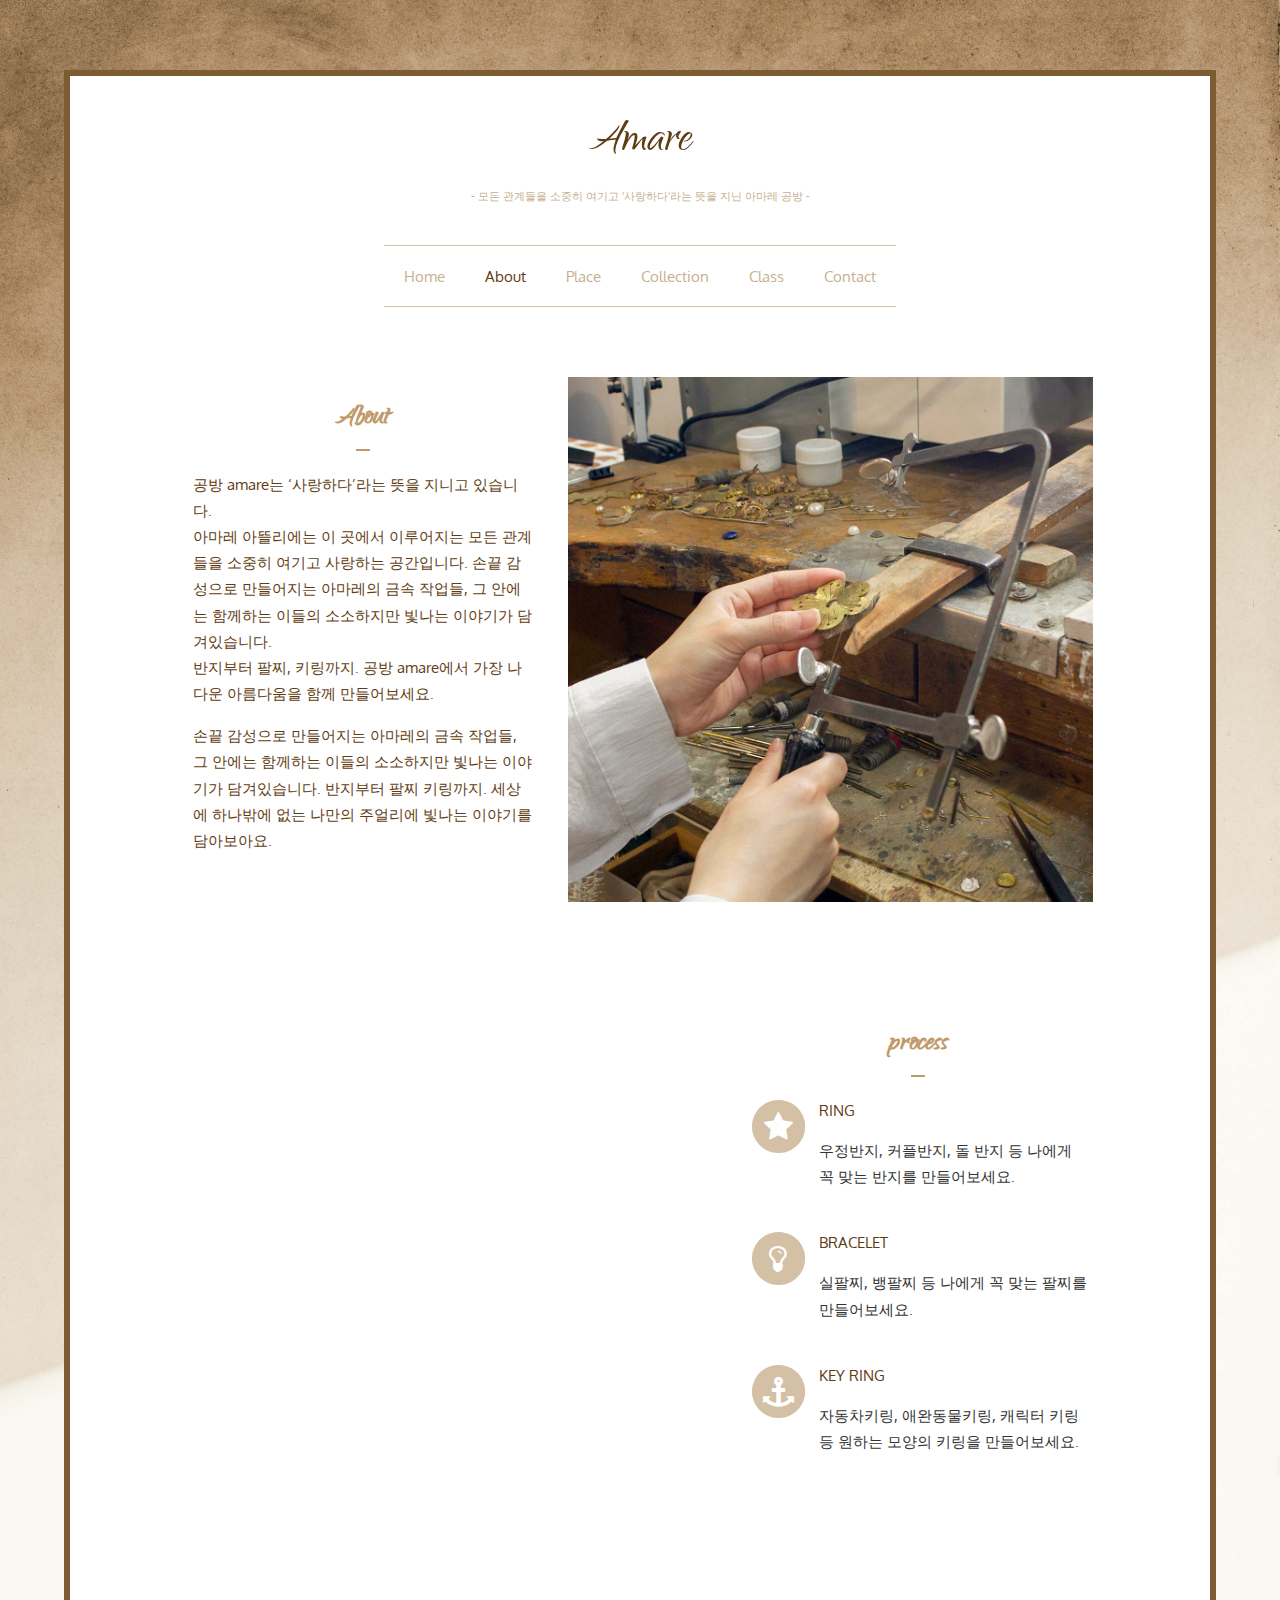
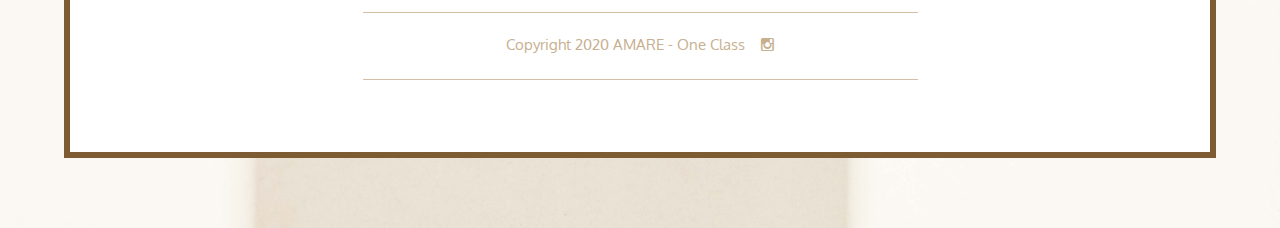
<file: about.html>
<!DOCTYPE html>
<html lang="en">
    <head>
        <title>아마레 공방 - About</title>

        <meta charset="utf-8">
        <meta name="description" content="">
        <meta name="viewport" content="width=device-width, initial-scale=1">
        
        <!-- Boostrap Core CSS-->
        <link rel="stylesheet" href="css/bootstrap.min.css"> 
        
        <!-- Main CSS -->
        <link rel="stylesheet" href="css/style.css">
        
        <!-- Animate CSS -->
        <link href="css/animate.css" rel="stylesheet">
        
        <!-- Google fonts -->
        <link href='http://fonts.googleapis.com/css?family=Oxygen:400,300' rel='stylesheet' type='text/css'>
        <link rel="stylesheet" type="text/css" href="http://fonts.googleapis.com/css?family=Qwigley" >
        <!-- Font awesome -->
        <link href="font-awesome-4.1.0/css/font-awesome.min.css" rel="stylesheet" type="text/css">

   </head>
   <body>
   
   <!-- Start wrapper -->
   <div class="wrapper">
  	  <div class="col-md-12">
         <!-- Logo -->
         <div class="brand wow fadeIn" data-wow-delay="0.1s"> amare
           <div class="title"> - 모든 관계들을 소중히 여기고 '사랑하다'라는 뜻을 지닌 아마레 공방 -  </div>
         </div>

         <!-- Navigation -->
         <nav class="navbar navbar-default" role="navigation">
            <!-- Brand and toggle get grouped for better mobile display -->
            <div class="navbar-header">
                <button type="button" class="navbar-toggle" data-toggle="collapse" data-target="#bs-example-navbar-collapse-1">
                    <span class="sr-only">Toggle navigation</span>
                    <span class="icon-bar"></span>
                    <span class="icon-bar"></span>
                    <span class="icon-bar"></span>
                </button>
                <!-- navbar-brand is hidden on larger screens, but visible when the menu is collapsed -->
                <div class="navbar-brand"><a href="">amare</a>
                <div class="title"> - 사랑하다 - </div>
                </div>
                 
            </div>
            <!-- Collect the nav links, forms, and other content for toggling -->
            <div class="collapse navbar-collapse" id="bs-example-navbar-collapse-1">
                <ul class="nav navbar-nav">
                  
                     <li>
                       <a href="index.html">Home</a>
                    </li>
                    <li class="active">
                       <a href="about.html">About</a>
                    </li>
                    <li>
                       <a href="services.html">Place</a>
                    </li>
                    <li>
                       <a href="collection.html">Collection</a>
                    </li>
                    <li>
                       <a  href="resume.html">Class</a>
                    </li>
                    <li>
                       <a href="contact.html">Contact</a>
                    </li>
                </ul>
            </div>
            <!-- /navbar-collapse -->
         </nav>
         <!-- End nav -->


         <!-- Start margin -->
         <div class="margin-about">
             <!-- Start left column -->
             <div class="box-about col-md-4 col-xs-offset-1">
               <h3 class="heading-inner">About</h3>
                  <div class="hr"></div>
                    <h4 class="aboutword">
                    공방 amare는 ‘사랑하다’라는 뜻을 지니고 있습니다.<br>
                    아마레 아뜰리에는 이 곳에서 이루어지는 모든 관계들을 소중히 여기고 사랑하는 공간입니다.
                    손끝 감성으로 만들어지는 아마레의 금속 작업들, 그 안에는 함께하는 이들의 소소하지만 빛나는 이야기가 담겨있습니다. <br>
                    반지부터 팔찌, 키링까지. 공방 amare에서 가장 나다운 아름다움을 함께 만들어보세요.
                    </h4>
                    
                    <h4 class="aboutword">
                    손끝 감성으로 만들어지는 아마레의 금속 작업들, 그 안에는 함께하는 이들의 소소하지만 빛나는 이야기가 담겨있습니다.  
                    반지부터 팔찌 키링까지. 세상에 하나밖에 없는 나만의 주얼리에 빛나는 이야기를 담아보아요.
                    </h4>             
                   
             </div>
             <!-- End left column -->
             
             <!-- Start right image -->
             <div class="col-md-6 wow fadeIn" data-wow-delay="0.1s">
               <img src="img/about1.jpg" alt="" class="photo-about"/> 
             </div>
             <!-- End right image -->
         </div>
         <!-- End margin -->
         
         <div class="col-md-12">
         </div>
         
         
         <!-- Start margin -->
         <div class="margin-about">
         <!-- Start right image -->
             <div class="col-md-6 wow fadeIn col-md-offset-1" data-wow-delay="0.1s">
               <img src="img/about.jpg" alt="" class="photo-about"/> 
             </div>
             <!-- End right image -->
             <!-- Start left column -->
             <div class="box-about col-md-4">
               <h3 class="heading-inner">process</h3>
                  <div class="hr"></div>
                    <div class="media">
                   <div class="pull-left">
                       <span class="fa-stack fa-2x">
                            <i class="fa fa-circle fa-stack-2x text-primary"></i>
                            <i class="fa fa-star fa-stack-1x fa-inverse"></i>
                       </span> 
                   </div>
                   <div class="media-body">
                       <h4 class="media-heading">RING</h4>
                       <p> 
                          우정반지, 커플반지, 돌 반지 등 나에게 꼭 맞는 반지를 만들어보세요.</p>
                   </div>
               </div>
               <div class="media">
                   <div class="pull-left">
                       <span class="fa-stack fa-2x">
                            <i class="fa fa-circle fa-stack-2x text-primary"></i>
                            <i class="fa fa-lightbulb-o fa-stack-1x fa-inverse"></i>
                       </span> 
                   </div>
                   <div class="media-body">
                       <h4 class="media-heading">BRACELET</h4>
                       <p>실팔찌, 뱅팔찌 등 나에게 꼭 맞는 팔찌를 만들어보세요. </p>
                   </div>
               </div>
               <div class="media">
                   <div class="pull-left">
                       <span class="fa-stack fa-2x">
                            <i class="fa fa-circle fa-stack-2x text-primary"></i>
                            <i class="fa fa-anchor fa-stack-1x fa-inverse"></i>
                       </span> 
                   </div>
                   <div class="media-body">
                       <h4 class="media-heading">KEY RING</h4>
                      <p>자동차키링, 애완동물키링, 캐릭터 키링 등 원하는 모양의 키링을 만들어보세요. </p>
                   </div>
              </div>
                               
             </div>
             <!-- End left column -->
             
             
         </div>
         <!-- End margin -->
         

         <!-- Start footer -->
         <div class="footer col-md-6 col-xs-offset-3">
              <h5>Copyright 2020 AMARE - One Class
              <a href="https://www.instagram.com/amare_official_irisjewelry/" target="_blank">
                    <i class="fa fa-instagram fa-1x icon1"></i>
                 </a>
              </h5>
         </div>
         <!-- End footer -->

      </div>
      <!-- End col-md-12 -->

   </div>
   <!-- End wrapper -->

      
   <!-- jQuery Version 1.11.0 -->
   <script src="js/jquery-1.11.0.js"></script>
   <!-- Boostrap JS -->
   <script src="js/bootstrap.min.js"></script>
   <!-- Smooth scroll JS -->
   <script src="js/smoothscroll.js"></script>
   
   <!-- Wow JavaScript -->
   <script src="js/wow.js"></script>
    
    <script>
    new WOW().init();
    </script>


</body>
</html>
</file>
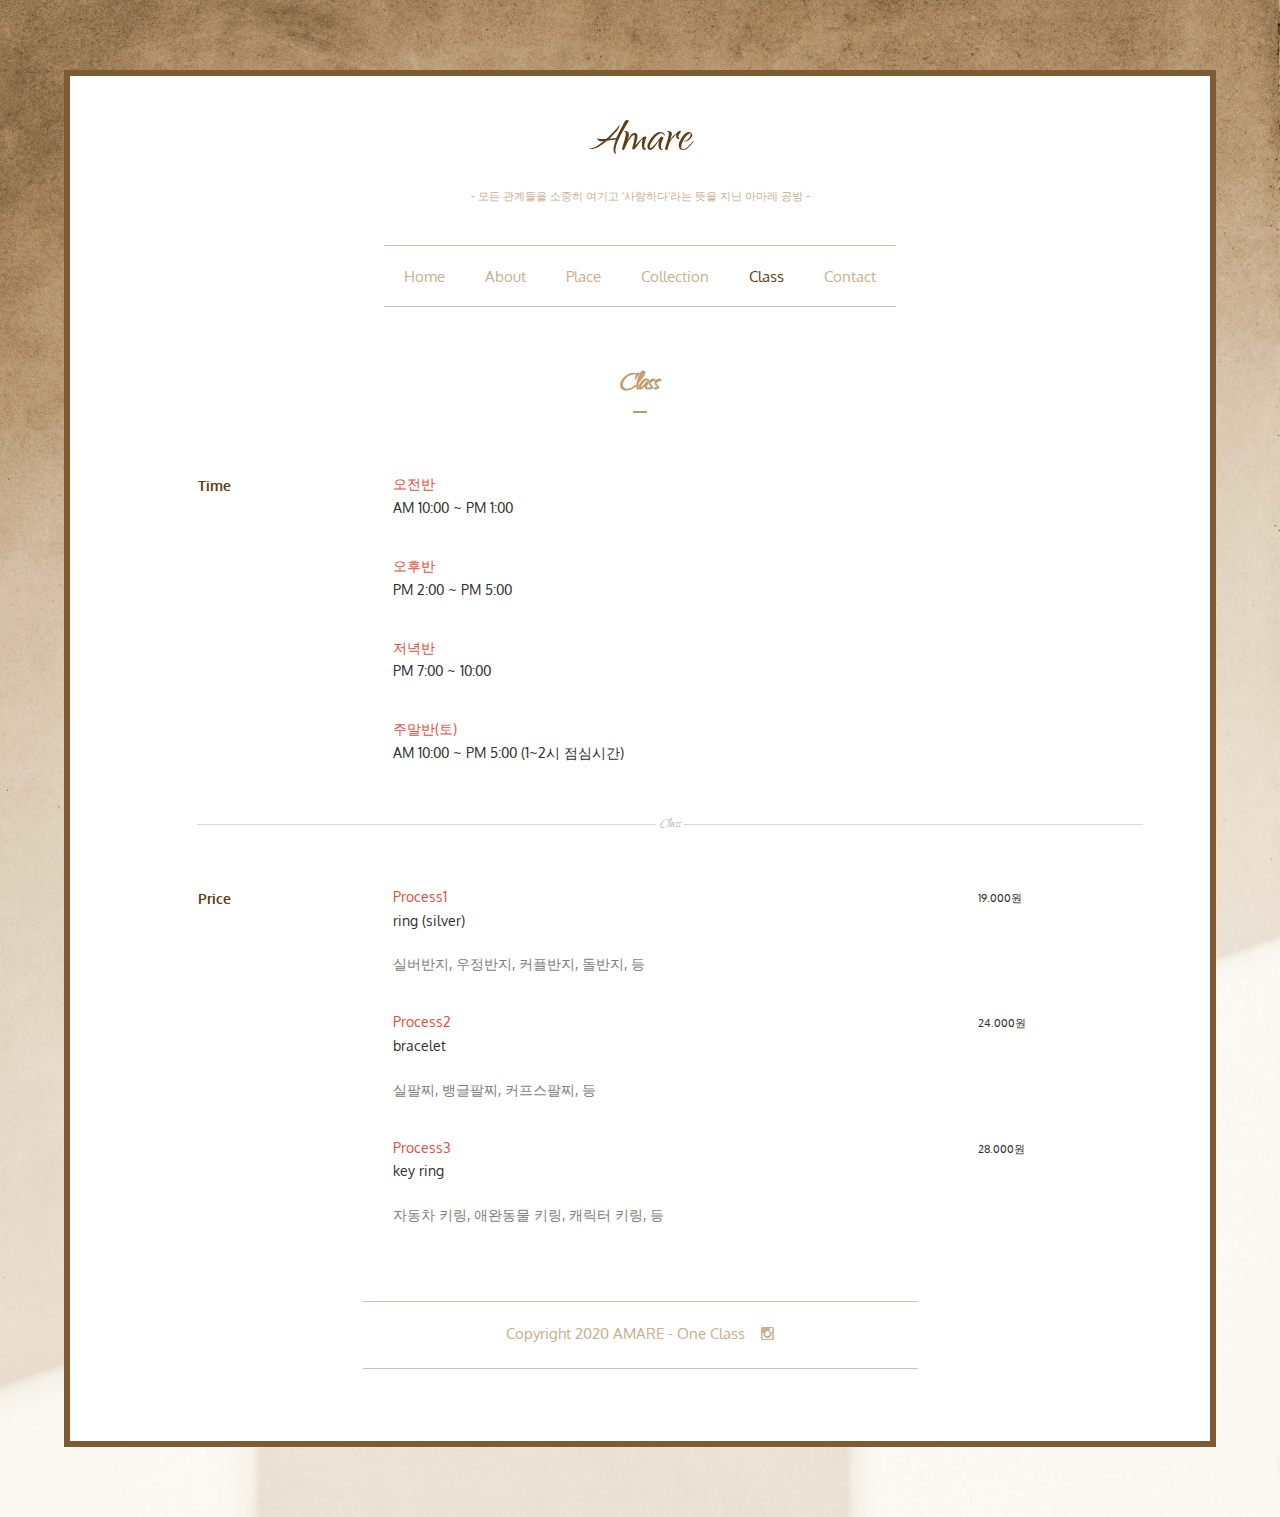
<file: resume.html>
<!DOCTYPE html>
<html lang="en">

    <head>
        <title>아마레 공방 - Class</title>

        <meta charset="utf-8">
        <meta name="description" content="">
        <meta name="viewport" content="width=device-width, initial-scale=1">
        
        <!-- Boostrap Core CSS-->
        <link rel="stylesheet" href="css/bootstrap.min.css"> 
        
        <!-- Main CSS -->
        <link rel="stylesheet" href="css/style.css">
        
        <!-- Animate CSS -->
        <link href="css/animate.css" rel="stylesheet">
        
        <!-- Google fonts -->
        <link href='http://fonts.googleapis.com/css?family=Oxygen:400,300' rel='stylesheet' type='text/css'>
        <link rel="stylesheet" type="text/css" href="http://fonts.googleapis.com/css?family=Qwigley" />
        <!-- Font awesome -->
        <link href="font-awesome-4.1.0/css/font-awesome.min.css" rel="stylesheet" type="text/css">

   </head>
   <body>
   
   <!-- Start wrapper -->
   <div class="wrapper">
  	  <div class="col-md-12">
         <!-- Logo -->
         <div class="brand wow fadeIn" data-wow-delay="0.1s"> amare
           <div class="title"> - 모든 관계들을 소중히 여기고 '사랑하다'라는 뜻을 지닌 아마레 공방 -  </div>
         </div>

         <!-- Navigation -->
         <nav class="navbar navbar-default" role="navigation">
            <!-- Brand and toggle get grouped for better mobile display -->
            <div class="navbar-header">
                <button type="button" class="navbar-toggle" data-toggle="collapse" data-target="#bs-example-navbar-collapse-1">
                    <span class="sr-only">Toggle navigation</span>
                    <span class="icon-bar"></span>
                    <span class="icon-bar"></span>
                    <span class="icon-bar"></span>
                </button>
                <!-- navbar-brand is hidden on larger screens, but visible when the menu is collapsed -->
                <div class="navbar-brand"><a href="">amare</a>
                <div class="title"> - 사랑하다 - </div>
                </div>
                 
            </div>
            <!-- Collect the nav links, forms, and other content for toggling -->
            <div class="collapse navbar-collapse" id="bs-example-navbar-collapse-1">
                <ul class="nav navbar-nav">
                  
                     <li>
                       <a href="index.html">Home</a>
                    </li>
                    <li>
                       <a href="about.html">About</a>
                    </li>
                    <li>
                       <a href="services.html">Place</a>
                    </li>
                    <li>
                      <a href="collection.html">Collection</a>
                    </li>
                    <li class="active">
                      <a  href="resume.html">Class</a>
                    </li>
                    <li>
                      <a href="contact.html">Contact</a>
                    </li>
                </ul>
            </div>
            <!-- /navbar-collapse -->
         </nav>
         <!-- End nav -->


         <!-- Start resume -->
         <div class="margin-resume wow fadeIn" data-wow-delay="0.1s">
               <h3 class="heading-inner">Class</h3>
                  <div class="hr"></div>
                  <!--EDUCATION DESCRIPTION -->
	              <div class="container desc">
		            <div class="row">
				      <div class="col-lg-2 col-lg-offset-1">
					    <h4 class="resume-h4">Time</h4>
				      </div>
				      <div class="col-lg-6">
					    <p><span class="e-heading">오전반</span><br/>
						 AM 10:00 ~ PM 1:00
					    </p>
				      </div>
				     

				      <div class="col-lg-6 col-lg-offset-3">
					    <p><span class="e-heading">오후반</span><br/>
						PM 2:00 ~ PM 5:00
					    </p>
				      </div>
				      

              <div class="col-lg-6 col-lg-offset-3">
              <p><span class="e-heading">저녁반</span><br/>
            PM 7:00 ~ 10:00
              </p>
              </div>
              

              <div class="col-lg-6 col-lg-offset-3">
              <p><span class="e-heading">주말반(토)</span><br/>
            AM 10:00 ~ PM 5:00 (1~2시 점심시간)
              </p>
              </div>
              

		            </div><!-- /row -->
		            <br>
		            <div class="line-symbol"></div>
	              </div><!-- /container -->
	
	
	              <!--WORK DESCRIPTION -->
	              <div class="container desc">
		             <div class="row">
				        <div class="col-lg-2 col-lg-offset-1">
					    <h4 class="resume-h4">Price</h4>
				        </div>
				        <div class="col-lg-6">
					      <p><span class="e-heading">Process1</span><br/>
						 ring (silver) <br/>
					     </p>
					     <p><span class="more">실버반지, 우정반지, 커플반지, 돌반지, 등</span></p>
				        </div>
				        <div class="col-lg-3">
					     <p><span class="date">19.000원</span></p>
				        </div>

				        <div class="col-lg-6 col-lg-offset-3">
					     <p><span class="e-heading">Process2</span><br/>
						 bracelet<br/>
					     </p>
					     <p><span class="more">실팔찌, 뱅글팔찌, 커프스팔찌, 등</span></p>
				       </div>
				       <div class="col-lg-3">
					    <p><span class="date">24.000원</span></p>
				       </div>
                       <div class="col-lg-6 col-lg-offset-3">
					     <p><span class="e-heading">Process3</span><br/>
						 key ring <br/>
					     </p>
					     <p><span class="more">자동차 키링, 애완동물 키링, 캐릭터 키링, 등</span></p>
				       </div>
				       <div class="col-lg-3">
					    <p><span class="date">28.000원</span></p>
				       </div>
                      
				    
		            </div><!-- /row -->
		            <br>

	              </div><!-- /container -->
         
         </div>
         <!-- End margin -->

         <!-- Start footer -->
         <div class="footer col-md-6 col-xs-offset-3">
              <h5>Copyright 2020 AMARE - One Class
              <a href="https://www.instagram.com/amare_official_irisjewelry/" target="_blank">
                    <i class="fa fa-instagram fa-1x icon1"></i>
                 </a>
              </h5>
          </div>
          <!-- End footer -->

                  
      </div>
      <!-- End col-md-12 -->

   </div>
   <!-- End wrapper -->

      
   <!-- jQuery Version 1.11.0 -->
   <script src="js/jquery-1.11.0.js"></script>
   <!-- Boostrap JS -->
   <script src="js/bootstrap.min.js"></script>
   <!-- Smooth scroll JS -->
   <script src="js/smoothscroll.js"></script>
   
   <!-- Wow JavaScript -->
   <script src="js/wow.js"></script>
    
   <script>
   new WOW().init();
   </script>


</body>
</html>
</file>
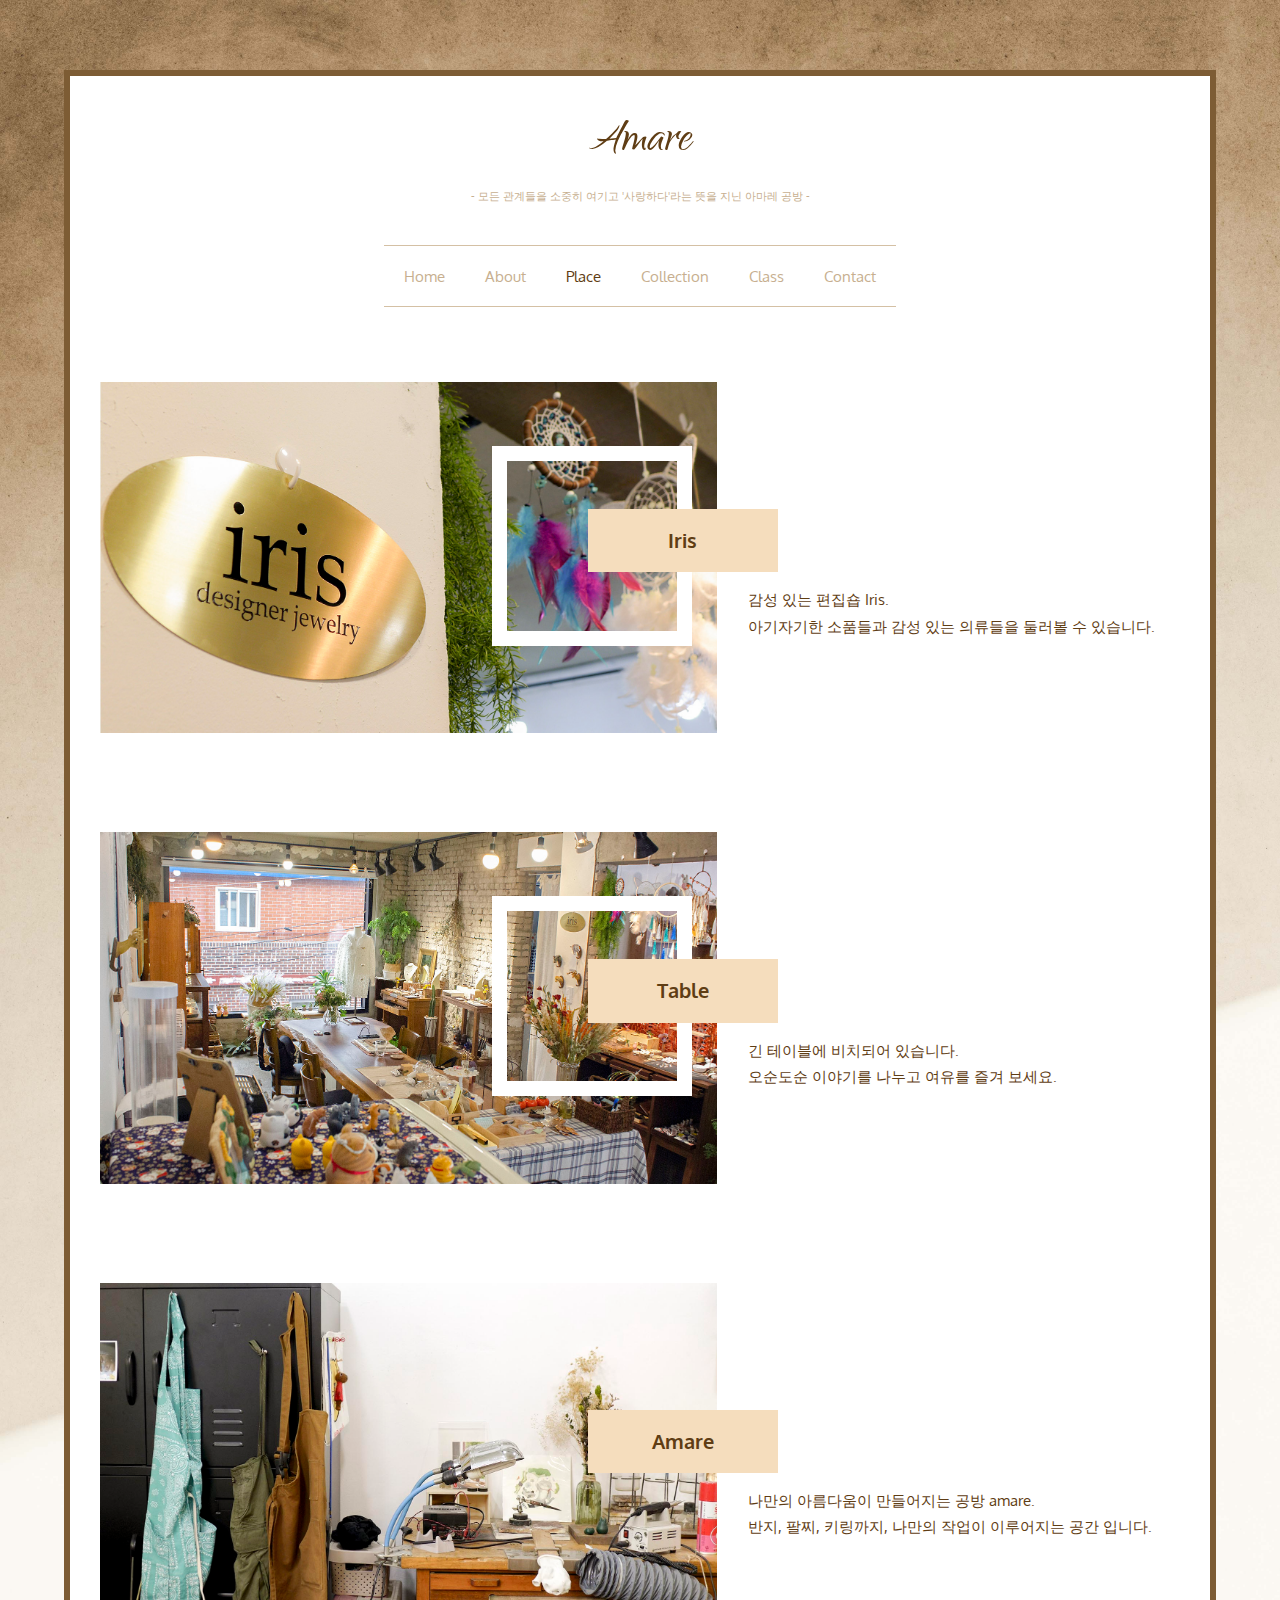
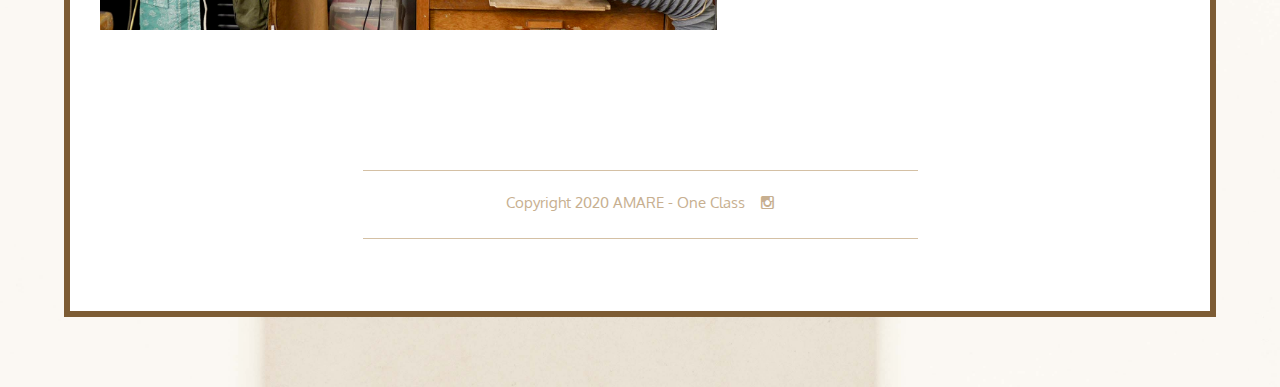
<file: services.html>
<!DOCTYPE html>
<html lang="en">

    <head>
        <title>아마레 공방 - Place</title>

        <meta charset="utf-8">
        <meta name="description" content="">
        <meta name="viewport" content="width=device-width, initial-scale=1">
        
        <!-- Boostrap Core CSS-->
        <link rel="stylesheet" href="css/bootstrap.min.css"> 
        
        <!-- Main CSS -->
        <link rel="stylesheet" href="css/style.css">
        
        <!-- Animate CSS -->
        <link href="css/animate.css" rel="stylesheet">
        
        <!-- Google fonts -->
        <link href='http://fonts.googleapis.com/css?family=Oxygen:400,300' rel='stylesheet' type='text/css'>
        <link rel="stylesheet" type="text/css" href="http://fonts.googleapis.com/css?family=Qwigley" />
        <!-- Font awesome -->
        <link href="font-awesome-4.1.0/css/font-awesome.min.css" rel="stylesheet" type="text/css">

   </head>
   <body>
   
   <!-- Start wrapper -->
   <div class="wrapper">
  	  <div class="col-md-12">
         <!-- Logo -->
         <div class="brand wow fadeIn" data-wow-delay="0.1s"> amare
           <div class="title"> - 모든 관계들을 소중히 여기고 '사랑하다'라는 뜻을 지닌 아마레 공방 -  </div>
         </div>

         <!-- Navigation -->
         <nav class="navbar navbar-default" role="navigation">
            <!-- Brand and toggle get grouped for better mobile display -->
            <div class="navbar-header">
                <button type="button" class="navbar-toggle" data-toggle="collapse" data-target="#bs-example-navbar-collapse-1">
                    <span class="sr-only">Toggle navigation</span>
                    <span class="icon-bar"></span>
                    <span class="icon-bar"></span>
                    <span class="icon-bar"></span>
                </button>
                <!-- navbar-brand is hidden on larger screens, but visible when the menu is collapsed -->
                <div class="navbar-brand"><a href="">amare</a>
                <div class="title"> - 사랑하다 - </div>
                </div>
                 
            </div>
            <!-- Collect the nav links, forms, and other content for toggling -->
            <div class="collapse navbar-collapse" id="bs-example-navbar-collapse-1">
                <ul class="nav navbar-nav">
                  
                     <li>
                       <a href="index.html">Home</a>
                    </li>
                    <li>
                       <a href="about.html">About</a>
                    </li>
                    <li class="active">
                       <a href="services.html">Place</a>
                    </li>
                    <li>
                       <a href="collection.html">Collection</a>
                    </li>
                    <li>
                       <a  href="resume.html">Class</a>
                    </li>
                    <li>
                       <a href="contact.html">Contact</a>
                    </li>
                </ul>
            </div>
            <!-- /navbar-collapse -->
         </nav>
         <!-- End nav -->


         <!-- Start Services -->
         <div class="margin-services">
             <div class="col-md-7">
               <div class="first-s">
                <div class="square wow fadeInDown" data-wow-delay=".5s"></div>
               </div>
               <img src="img/services1.jpg" alt="photo" class="photo-services"/>
             </div>
             <div class="col-md-5">
               <h4 class="heading-services">Iris</h4>
               <p> 감성 있는 편집숍 Iris.<br>
                  아기자기한 소품들과 감성 있는 의류들을 둘러볼 수 있습니다.</p>
             </div>
             <div class="col-md-7">
               <div class="first-s">
                <div class="square wow fadeInDown" data-wow-delay=".5s"></div>
               </div>
               <img src="img/services2.jpg" alt="photo" class="photo-services"/>
             </div>
             <div class="col-md-5">
               <h4 class="heading-services">Table</h4>
               <p>긴 테이블에 비치되어 있습니다.<br>
                  오순도순 이야기를 나누고 여유를 즐겨 보세요. </p>
             </div>
             <div class="col-md-7">
                <div class="first-s">
                 <div class="square wow fadeInDown" data-wow-delay=".5s"></div>
                </div>
                <img src="img/services3.jpg" alt="photo" class="photo-services"/>
             </div>
             <div class="col-md-5">
               <h4 class="heading-services">Amare</h4>
               <p>나만의 아름다움이 만들어지는 공방 amare.<br>
                  반지, 팔찌, 키링까지, 나만의 작업이 이루어지는 공간 입니다.</p>
             </div>
         </div>
         <!-- End services -->
             
        
         <!-- Start footer -->
         <div class="footer col-md-6 col-xs-offset-3">
            <h5>Copyright 2020 AMARE - One Class
            <a href="https://www.instagram.com/amare_official_irisjewelry/" target="_blank">
                    <i class="fa fa-instagram fa-1x icon1"></i>
                 </a>
            </h5>
         </div>
         <!-- End footer -->
                  
      </div>
      <!-- End col-md-12 -->

   </div>
   <!-- End wrapper -->

      
   <!-- jQuery Version 1.11.0 -->
   <script src="js/jquery-1.11.0.js"></script>
   <!-- Boostrap JS -->
   <script src="js/bootstrap.min.js"></script>
   <!-- Smooth scroll JS -->
   <script src="js/smoothscroll.js"></script>
   
   <!-- Wow JavaScript -->
   <script src="js/wow.js"></script>
    
   <script>
   new WOW().init();
   </script>


</body>
</html>
</file>
<file: css/style.css>
/* ----------------------------------------------------
	 General styles
------------------------------------------------------- */




body {
	background-color: white;
	background-image: url(../img/cra.jpg);
	background-repeat: no-repeat;
	background-size: cover;
	-webkit-font-smoothing: antialiased;
}

a {
    color: #4f4d47;
	text-decoration: none;
	-webkit-transition: all .35s; 
	transition: all .35s;
}

a:hover {
	color: #dadada;	
	text-decoration: underline;
}

::-webkit-scrollbar{width: 10px;}
::-webkit-scrollbar-track {background-color:#e1cfb5;}
::-webkit-scrollbar-thumb {background-color:#ac8e67;border-radius: 10px;}
::-webkit-scrollbar-thumb:hover {background: #7d5c34;}
::-webkit-scrollbar-button:start:decrement,::-webkit-scrollbar-button:end:increment {
width:20px;height:15px;background:#ac8e67;} 

.wrapper {
  background: white;
  margin: 70px auto;
  width: 90%;
  max-width: 1250px;
  overflow: hidden;
  border: 6px solid #7d5c34;
  -webkit-box-sizing: border-box;
  -moz-box-sizing: border-box;
  box-sizing: border-box;
}


img {
	max-width: 100%;	
	height: auto;
}


p {
	font-size: 1.1em;
    font-family: 'Oxygen', sans-serif;	
	color: #333;
	line-height: 1.7em;
	margin-top: 14px;
	margin-bottom: 20px;	
}


h1 {
    font-family: 'Qwigley', Helvetica, Sans-serif;	   
    font-size: 2.2em;
	font-weight: 600;
    color: #4f4d47;
	margin-top: 50px;
	margin-bottom: 0;
	text-align: center;
	line-height: 1.7em;
}

h2 {	
    font-family: 'Oxygen', sans-serif;	
    font-size: 1em;
	font-weight: 400;
	color: #898989;
	margin-top: 40px;
	margin-bottom: 34px;
	text-align: center;
	line-height: 1.7em;
	padding-left: 150px;
	padding-right: 150px;
}


h3 {
    font-family: 'Oxygen', sans-serif;	
    font-size: 1em;
	font-weight: 400;
	color: #898989;
	margin-top: 16px;
	margin-bottom: 14px;
	text-align: left;
	line-height: 1.7em;
}


h4 {
	font-family: 'Oxygen', sans-serif;	
    font-size: 1em;
	font-weight: 400;
	color: #5f3d14;
	margin-top: 16px;
	margin-bottom: 14px;
	text-align: left;
	line-height: 1.7em;
}


.heading-inner {
    font-family: 'Qwigley', Helvetica, Sans-serif;	   
    font-size: 2.2em;
	font-weight: 600;
    color: #c19a6a;
	margin-top: 16px;
	margin-bottom: 0;
	text-align: center;
	line-height: 1.7em;
}


.hr {
	border-bottom: 2px solid #c19a6a;
	display: block;
	width: 14px;
	margin: auto;
	margin-bottom: 20px;
}

.aboutword{
	word-break: normal;
}


.media, .media-heading {
	font-size: 1em;
}

.media .text-primary {
    color: #d4c0a4;
}

.media, p {
	font-size: 1em;
    font-family: 'Oxygen', sans-serif;	
	color: #333;
	line-height: 1.7em;
	margin-top: 14px;
	margin-bottom: 20px;	
}



/* ----------------------------------------------------
	 Navigation and logo styles
------------------------------------------------------- */


.brand {
	display: none;
}

.navbar-default .navbar-brand {
    padding: 10px 12px 14px;
    text-align: center;
    font-family: 'Qwigley', Helvetica, Sans-serif;		
	font-size: 2.4em;
    line-height: normal;
    color: #4f4d47;
	text-transform: capitalize;
	margin-top: 38px;
}

.navbar-default .navbar-brand .title {
    display: block;
    padding: 5px 0 45px;
    text-align: center;
    font-size: 0.3em;
    font-weight: 400;
	color: #999999;
    text-transform: lowercase;
	font-family: 'Oxygen', sans-serif;	
}


.navbar-nav {
    text-transform: capitalize;
    font-weight: 400;
}

.navbar-default {
	background-color: transparent;
}

.navbar-toggle {
    margin-top: 30px;
	border: none;
}

.nav .open>a, .nav .open>a:hover, .nav .open>a:focus {
    background-color: #eee;
    border-color: transparent;
}

@media screen and (min-width:768px) {

.brand {
    display: inherit;
    margin: 0;
    padding: 30px 0 14px;
    text-align: center;
    font-family: 'Qwigley', Helvetica, Sans-serif;
	font-size: 4.1em;
    line-height: normal;
    color: #5f3d14;
    text-transform: capitalize;
}


.brand .title {
    display: block;
    padding: 10px 0 20px;
    text-align: center;
    font-size: 0.2em;
    font-weight: 400;
	color: #c7af90;
    text-transform: lowercase;
	font-family: 'Oxygen', sans-serif;	
}

.navbar {
    border-radius: 0; 
    min-height: 0;
}


.navbar-header {
    display: none;
}

.navbar-default {
    border: none;
    background: #fff;
    margin-top: 7px;
	padding-bottom: 12px;
}
	
.navbar-default .navbar-nav>li>a {
	color: #c7af90;
	font-family: 'Oxygen', sans-serif;
	font-size: 1.1em;
    border-top: 1px solid #d4c0a4;
    border-bottom: 1px solid #d4c0a4;
}

.navbar-default .navbar-nav>li>a:hover {
	color: ##5f3d14;
	background:#c7af90;
}

.nav>li>a {
    padding: 20px;
}

.navbar-nav>li>a {
    line-height: normal;
}

.navbar-nav {
    display: table;
    float: none;
    margin: 0 auto;
    table-layout: fixed;
}

.navbar-default .navbar-nav > .active > a, 
.navbar-default .navbar-nav > .active > a:hover, 
.navbar-default .navbar-nav > .active > a:focus {
    color: #5f3d14;
	background-color: transparent;
}

}


/* ----------------------------------------------------
	 Buttons styles
------------------------------------------------------- */


.btn {
	border-radius: 0px;
	text-decoration: none;
	padding: 12px 15px;
	font-size: 1em;
	line-height: 1.5em;
	font-weight: 400;
	letter-spacing: 0.2em;
	-webkit-transition: all .2s ease-in-out;
	-moz-transition: all .2s ease-in-out;
	-ms-transition: all .2s ease-in-out;
	-o-transition: all .2s ease-in-out;
	transition: all .2s ease-in-out;
	margin-bottom: 10px;
	margin-top: 10px;
}

.home-btn {
	color: #898989;
	background-color: transparent;
    border: 2px solid #dadada;
}

.home-btn:hover {
    color: #4f4d47;
	background-color: transparent;
	border-color: #4f4d47;	
}

.home1-btn {
	color: #898989;
	background-color: transparent;
    border: 2px solid #dadada;
	margin-top: 30px;
}

.home1-btn:hover {
    color: #4f4d47;
	background-color: transparent;
	border-color: #4f4d47;	
}


/* ----------------------------------------------------
	 Home page styles
------------------------------------------------------- */


.main-image {
	margin-top: 20px;
	z-index:1;
}


.box-home {
	color: #898989;
	font-family: 'Oxygen', sans-serif;
	font-size: 1.1em;
    border-top: 1px solid #dddddd;
    border-bottom: 1px solid #dddddd;
	margin-top: 110px;
}

.box-home a {
    color: #e74c3c;
	font-family: 'Oxygen', sans-serif;
	font-size: 0.9em;
}


.box-home a:hover{
	color: #898989;
}


.photo-home {
	margin-top: 60px;
	margin-bottom: 30px;
	margin-left: 5px;
}

.text-left {
    font-family: 'Oxygen', sans-serif;
    font-size: 1em;
	color: #898989;
	margin-top: 16px;
	margin-bottom: 14px;
	text-align: left;
	line-height: 1.7em;
	display: inline;
	font-weight: 400;
}


.first .square {
    width: 200px;
    height: 200px;
    border: 15px solid white;
    position: absolute;
    top: 87px;
    right: 41px;
    z-index: 1;
}


/* ----------------------------------------------------
	 About page styles
------------------------------------------------------- */


.margin-about {
	margin-top: -32px;
}


.box-about {
	color: #898989;
	font-family: 'Oxygen', sans-serif;
	font-size: 1.1em;
    /*border-top: 1px solid #d4c0a4;
    border-bottom: 1px solid #d4c0a4;*/
	margin-top: 68px;
}

.photo-about {
	margin-top: 70px;
	margin-bottom: 30px;
	margin-left: 5px;
}


.text-about {
    font-size: 1em;
	font-weight: 400;
	text-transform: uppercase;
    color: #4f4d47;
}


/* ----------------------------------------------------
	 Services page styles
------------------------------------------------------- */


.margin-services {
	margin-top: 50px;
}

.margin-services p {
	font-size: 1.1em;
    font-family: 'Oxygen', sans-serif;	
	color: #5f3d14;
	line-height: 1.7em;
	margin-top: 14px;
	margin-bottom: 20px;
}

.heading-services {
    font-size: 1.4em;
	font-weight: 600;
    color: #5f3d14;
	margin-top: 140px;
	text-align: center;
	font-family: 'Oxygen', sans-serif;
	line-height: 1.7em;
	margin-left: -160px;
	background-color: #f5ddbd;
	padding: 15px;
	width: 44%;
}

.photo-services {
	margin-top: 13px;
	margin-bottom: 86px;
}

.first-s .square {
    width: 200px;
    height: 200px;
    border: 15px solid white;
    position: absolute;
    top: 77px;
    right: 41px;
}


/* ----------------------------------------------------
	 Collections page styles
------------------------------------------------------- */



.margin-collection {
	margin-top: 30px;
}

.heading-c {
	font-family: 'Oxygen', sans-serif;
    font-size: 1em;
	font-weight: 400;
	color: #898989;
	margin-top: 16px;
	margin-bottom: 45px;
	text-align: center;
	line-height: 1.7em;
}

.portfolio-items, 
.portfolio-filter {
  list-style: none outside none;
  margin: 0 0 40px 0;
  padding: 0;
}

.portfolio-filter > li {
  display: inline-block;
}

.portfolio-filter > li a {
  background: none repeat scroll 0 0 #FFFFFF;
  font-size: 1em;
  font-weight: 400;
  margin-right: 10px;
  text-transform: lowercase;
  transition: all 0.9s ease 0s;
  -moz-transition: all 0.9s ease 0s;
  -webkit-transition: all 0.9s ease 0s;
  -o-transition: all 0.9s ease 0s;
  outline: none;
  border-radius: 0;
  color: #ceb085;
  background-color: transparent;
  border: 1px solid #d4c0a4;

}

.portfolio-filter > li a:hover,
.portfolio-filter > li a.active{
  color: #5f3d14;
  background: #c7af90;
  border: 1px solid #c7af90;
  box-shadow: none;
}

.portfolio-items > li {
  float: left;
  padding: 0;
  -webkit-box-sizing: border-box;
  -moz-box-sizing: border-box;
  box-sizing: border-box;
}

.portfolio-item {
  margin: 0;
  padding:0;
}

/* Isotope styles */
/**** Isotope Filtering ****/
.isotope-item {
  z-index: 2;
}

.isotope-hidden.isotope-item {
  z-index: 1;
}

/**** Isotope CSS3 transitions ****/
.isotope,
.isotope .isotope-item {
  -webkit-transition-duration: 0.8s;
  -moz-transition-duration: 0.8s;
  -ms-transition-duration: 0.8s;
  -o-transition-duration: 0.8s;
  transition-duration: 0.8s;
}

.isotope {
  -webkit-transition-property: height, width;
  -moz-transition-property: height, width;
  -ms-transition-property: height, width;
  -o-transition-property: height, width;
  transition-property: height, width;
}

.isotope .isotope-item {
  -webkit-transition-property: -webkit-transform, opacity;
  -moz-transition-property: -moz-transform, opacity;
  -ms-transition-property: -ms-transform, opacity;
  -o-transition-property: -o-transform, opacity;
  transition-property: transform, opacity;
}

/**** disabling Isotope CSS3 transitions ****/
.isotope.no-transition,
.isotope.no-transition .isotope-item,
.isotope .isotope-item.no-transition {
  -webkit-transition-duration: 0s;
  -moz-transition-duration: 0s;
  -ms-transition-duration: 0s;
  -o-transition-duration: 0s;
  transition-duration: 0s;
}

/* End: Recommended Isotope styles */
/* disable CSS transitions for containers with infinite scrolling*/
.isotope.infinite-scrolling {
  -webkit-transition: none;
  -moz-transition: none;
  -ms-transition: none;
  -o-transition: none;
  transition: none;
}


.recent-work-wrap {
  position: relative;
}


.recent-work-wrap img {
  max-width: 100%;
}

.recent-work-wrap .recent-work-inner {
  top: 0;
  background: transparent;
  opacity: 0.9;
  width: 100%;
  border-radius: 0;
  margin-bottom: 0;
}

.recent-work-wrap:hover .overlay {
  opacity: 0.7;
   -webkit-filter: grayscale(1);
  filter: grayscale(1);
  -webkit-transition-duration: 1s;
  -moz-transition-duration: 1s;
  -ms-transition-duration: 1s;
  -o-transition-duration: 1s;
  transition-duration: 1s;
}

.grid {
	position: relative;
	list-style: none;
	text-align: center;
	margin-top: 40px;
}


.grid figure {
	position: relative;
	overflow: hidden;
	text-align: center;
	cursor: pointer;
}

.grid figure img {
	position: relative;
	display: block;
}

.grid figure figcaption {
	padding: 2em;
	color: #fff;
	text-transform: uppercase;
	-webkit-backface-visibility: hidden;
	backface-visibility: hidden;
}

.grid figure figcaption::before,
.grid figure figcaption::after {
	pointer-events: none;
}

.grid figure figcaption,
.grid figure figcaption > a {
	position: absolute;
	top: 0;
	left: 0;
	width: 100%;
	height: 100%;
}


.grid figure figcaption > a {
	z-index: 1000;
	text-indent: 200%;
	white-space: nowrap;
	font-size: 0;
	opacity: 0;
}

.grid figure h2 {
	word-spacing: -0.15em;
	font-weight: 400;
    font-family: 'Oxygen', sans-serif;
}

.grid figure h2 span {
	font-weight: 400;
	margin-left: 10px;
}

.grid figure h2,
.grid figure p {
	margin: 0;
}

.grid figure p {
	letter-spacing: 1px;
	font-size: 1em;
	color: white;
	text-align: center;
}

figure.effect-moses {
	background: -webkit-linear-gradient(-45deg, #EC65B7 0%,#05E0D8 100%);
	background: linear-gradient(-45deg, #EC65B7 0%,#05E0D8 100%);
}

figure.effect-moses img {
	opacity: 0.85;
	-webkit-transition: opacity 0.35s;
	transition: opacity 0.35s;
}

figure.effect-moses h2,
figure.effect-moses p {
	padding: 20px;
	width: 70%;
	height: 50%;
	border-top: 1px solid #fff;
	color: white;
}

figure.effect-moses h2 {
	padding: 20px;
	width: 50%;
	height: 50%;
	text-align: left;
	-webkit-transition: -webkit-transform 0.35s;
	transition: transform 0.35s;
	-webkit-transform: translate3d(10px,10px,0);
	transform: translate3d(10px,10px,0);
	font-size: 1.6em;
}

figure.effect-moses p {
	float: right;
	padding: 20px;
	text-align: left;
	opacity: 0;
	-webkit-transition: opacity 0.35s, -webkit-transform 0.35s;
	transition: opacity 0.35s, transform 0.35s;
	-webkit-transform: translate3d(-50%,-50%,0);
	transform: translate3d(-50%,-50%,0);
	font-size: 0.9em;
}

figure.effect-moses:hover h2 {
	-webkit-transform: translate3d(0,0,0);
	transform: translate3d(0,0,0);
}

figure.effect-moses:hover p {
	opacity: 1;
	-webkit-transform: translate3d(0,0,0);
	transform: translate3d(0,0,0);
}

figure.effect-moses:hover img {
	opacity: 0.6;
}


/*---------------------------------------------------
	Resume page styles
---------------------------------------------------*/

.margin-resume {
	margin-top: 40px;
	margin-bottom: -20px;
}

.desc {
	padding-top: 25px;
}

.desc p {
	color: #2f2f2f;
}

.desc .e-heading {
    color: #e74c3c;
	font-weight: 400;
	text-transform: none;
	font-size: 1em;
}


.more {
	color: #7D7D7D;
	line-height: 1.6em;
}


.date {
	font-size: 0.8em;
	text-transform: uppercase;
}


.line-symbol {
    padding: 0;
    border: none;
    border-top: 1px solid #DADADA;
    color: #A3A3A3;
    text-align: center;
	width: 83%;
	margin: 0 auto;
	background: transparent;
	margin-top: 23px;
}

.line-symbol:after {
    content: "Class";
    display: inline-block;
    position: relative;
    top: -0.7em;
    font-size: 1.1em;
    padding: 0 0.25em;
    background: white;
    font-family: 'Qwigley', Helvetica, Sans-serif;	   
}

.resume-h4{font-weight: 600;}

/* ----------------------------------------------------
	 News page styles
------------------------------------------------------- */


.margin-news {
	margin-top: 30px;
}


.holder {
	width: 100%;
	padding-bottom: 6px;
	margin-top: 40px;
}

.holder p {
	font-size: 1.1em;
    font-family: 'Oxygen', sans-serif;	
	color: #898989;
	line-height: 1.7em;
	margin-top: 14px;
	margin-bottom: 20px;
}

h5 {
    font-size: 1.1em;
	font-weight: 600;
    color: #4f4d47;
	margin-top: 50px;
	text-align: center;
	font-family: 'Oxygen', sans-serif;
	line-height: 1.7em;
}


h5 .date {
    font-size: 0.9em;
	font-weight: 400;
    color: #e74c3c;
	margin-top: 15px;
	margin-bottom: 14px;
	text-align: center;
	line-height: 1.7em;
	display: block;
	text-transform: lowercase;
	font-family: 'Oxygen', sans-serif;	
}

.photo-news {
	margin-top: 13px;
	margin-bottom: 26px;
}


/* ----------------------------------------------------
	 Contact page styles
------------------------------------------------------- */


.margin-contact {
	margin-top: -32px;
}

.box-contact {
	font-family: 'Oxygen', sans-serif;
   /* border-top: 1px solid #dddddd;*/
	margin-top: 68px;
}

#contact-area {
	margin-top: 25px;
}

#contact-area input, #contact-area textarea {
	padding: 5px;
	width: 64%;
	margin: 0px 0px 10px 0px;
	border: 2px solid #fae6c9;
}

#contact-area textarea {
	height: 90px;
}

#contact-area textarea:focus, #contact-area input:focus {
	border: 2px solid #c7af90;
}

#contact-area input.submit-button {
	width: 100px;
	float: left;
	margin-left: 116px;
	color: #c7af90;
	background-color: transparent;
    border: 2px solid #fae6c9;
}

label {
	float: left;
	text-align: left;
	margin-right: 15px;
	width: 100px;
	padding-top: 5px;
	font-size: 1em;
	color: #5f3d14;
}

h6 {
    font-size: 1em;
	font-weight: 400;
    color: #5f3d14;
	margin-top: 100px;
	text-align: left;
	font-family: 'Oxygen', sans-serif;
	line-height: 1.7em;
	margin-left: 120px;
	padding-bottom: 24px;
}

h6 span {
	font-weight: 400;
    color: #5f3d14;
	margin-top: 10px;
	text-align: left;
	font-family: 'Oxygen', sans-serif;
	line-height: 1.7em;
	display: block;
}

.photo-contact {
	margin-top: 59px;
	margin-bottom: 70px;
	margin-left: 5px;
}

#map-canvas {
	height: 400px;
	width: 100%;
}


/* ----------------------------------------------------
	 Footer
------------------------------------------------------- */


.footer {
	color: #898989;
	font-family: 'Oxygen', sans-serif;
	font-size: 1.1em;
    border-top: 1px solid #d4c0a4;
	border-bottom: 1px solid #d4c0a4;
    margin-top: 54px;
	margin-bottom: 72px;
}


.footer h5 {
    font-size: 1em;
	font-weight: 400;
	color: #c7af90;
	margin-top: 18px;
	padding-bottom: 12px;
	text-align: center;
}


.footer h5 .icon1 {
	margin-left: 12px;
	color:#c7af90;
}



/* ----------------------------------------------------
	 Responsive styles
------------------------------------------------------- */


@media screen and (max-width:1280px) {

.box-home {
	margin-top: 97px;
}

.portfolio-items, 
.portfolio-filter {
  margin: 0 53px 40px 0;
  padding: 0;
}

}


@media screen and (max-width:1024px) {

.box-home {
	margin-top: 70px;
}

.photo-home {
	margin-top: 80px;
}

.portfolio-items, 
.portfolio-filter {
  margin: 0 87px 40px 0;
  padding: 0;
}

#contact-area input.submit-button {
	margin-left: 0;
}

h6 {
	margin-left: 0;
}

.first .square {
  width: 150px;
  height: 150px;
  border: 15px solid white;
  position: absolute;
  top: 100px;
  right: 27px;
  z-index: 1;
}

.grid figure p {
	letter-spacing: 1px;
	font-size: 0.7em;
	color: white;
	text-align: center;
}


}


@media screen and (max-width:800px) {

.col-xs-offset-3, .col-xs-offset-1 {
	margin-left: 0;
}
	
.photo-home {
	margin-left: 0;
}

.photo-about {
	margin-left: 0;
}

.photo-contact {
	margin-left: 0;
}

.box-home {
	margin-top: 60px;
}

.portfolio-items, 
.portfolio-filter {
  margin: 0 68px 40px 0;
  padding: 0;
}


.margin-about, .margin-collection, .margin-resume, .margin-news, .margin-contact {
	margin-top: 64px;
}

#contact-area input, #contact-area textarea {
	width: 70%;
}

#contact-area input.submit-button {
	margin-left: 118px;
}

h6 {
	margin-left: 116px;
}

.first .square {
	display: none;
}

.grid figure p {
	letter-spacing: 1px;
	font-size: 0.9em;
	color: white;
	text-align: center;
}


}


@media screen and (max-width:768px) {

.portfolio-items, 
.portfolio-filter {
  margin: 0 95px 40px 0;
  padding: 0;
}

.heading-services {
    font-size: 1.4em;
	font-weight: 600;
    color: #5f3d14;
	margin-top: 10px;
	text-align: center;
	font-family: 'Oxygen', sans-serif;
	line-height: 1.7em;
	margin: 0 auto;
	background-color: #f5ddbd;
	padding: 15px;
	width: 90%;
}

.photo-services {
	margin-top: 13px;
	margin-bottom: 29px;
}

.margin-services p {
	margin-bottom: 44px;
}

.nav>li>a {
    padding: 14px;
}

}

@media screen and (max-width:600px) {

.navbar {
    border: none !important;
}

.resp{
	margin-top: 24px;
}

.navbar-toggle {
    margin-top: 78px;
	border: none;
}

.portfolio-items, 
.portfolio-filter {
  margin: 0 0 40px 0;
  padding: 0;
}

.heading-collections {
	margin-top: 42px;
}


}


@media screen and (max-width:480px) {
	
h2 {
	padding-left: 40px;
	padding-right: 40px;
}


#contact-area input.submit-button {
	margin-left: 50px;
}


h6 {
	margin-left: 0;
}

.photo-about {
	margin-top: 20px;
	margin-bottom: 4px;
	margin-left: 5px;
}

}

@media screen and (max-width:480px) {

.grid figure p {
	display:  none;
}

.first-s .square {
	display: none;
}

.heading-services {
    font-size: 1.1em;
}

}
</file>
